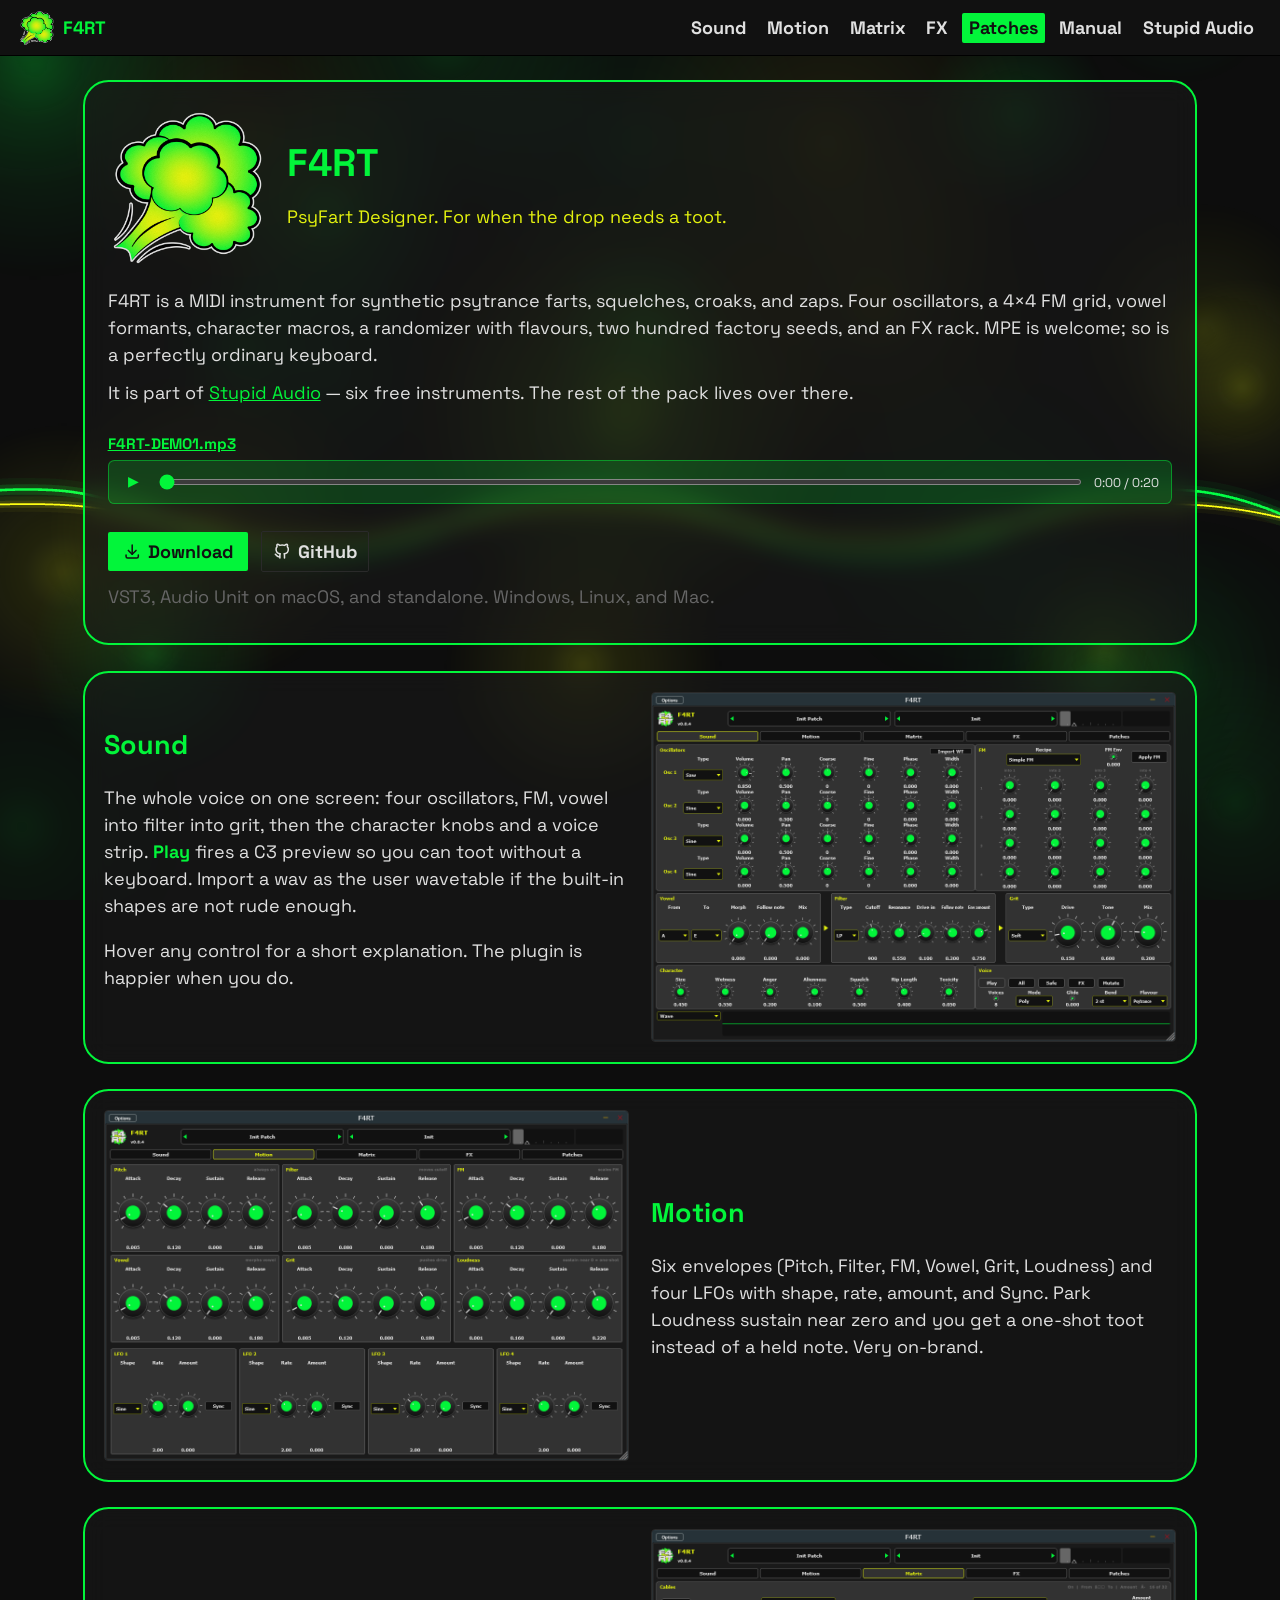
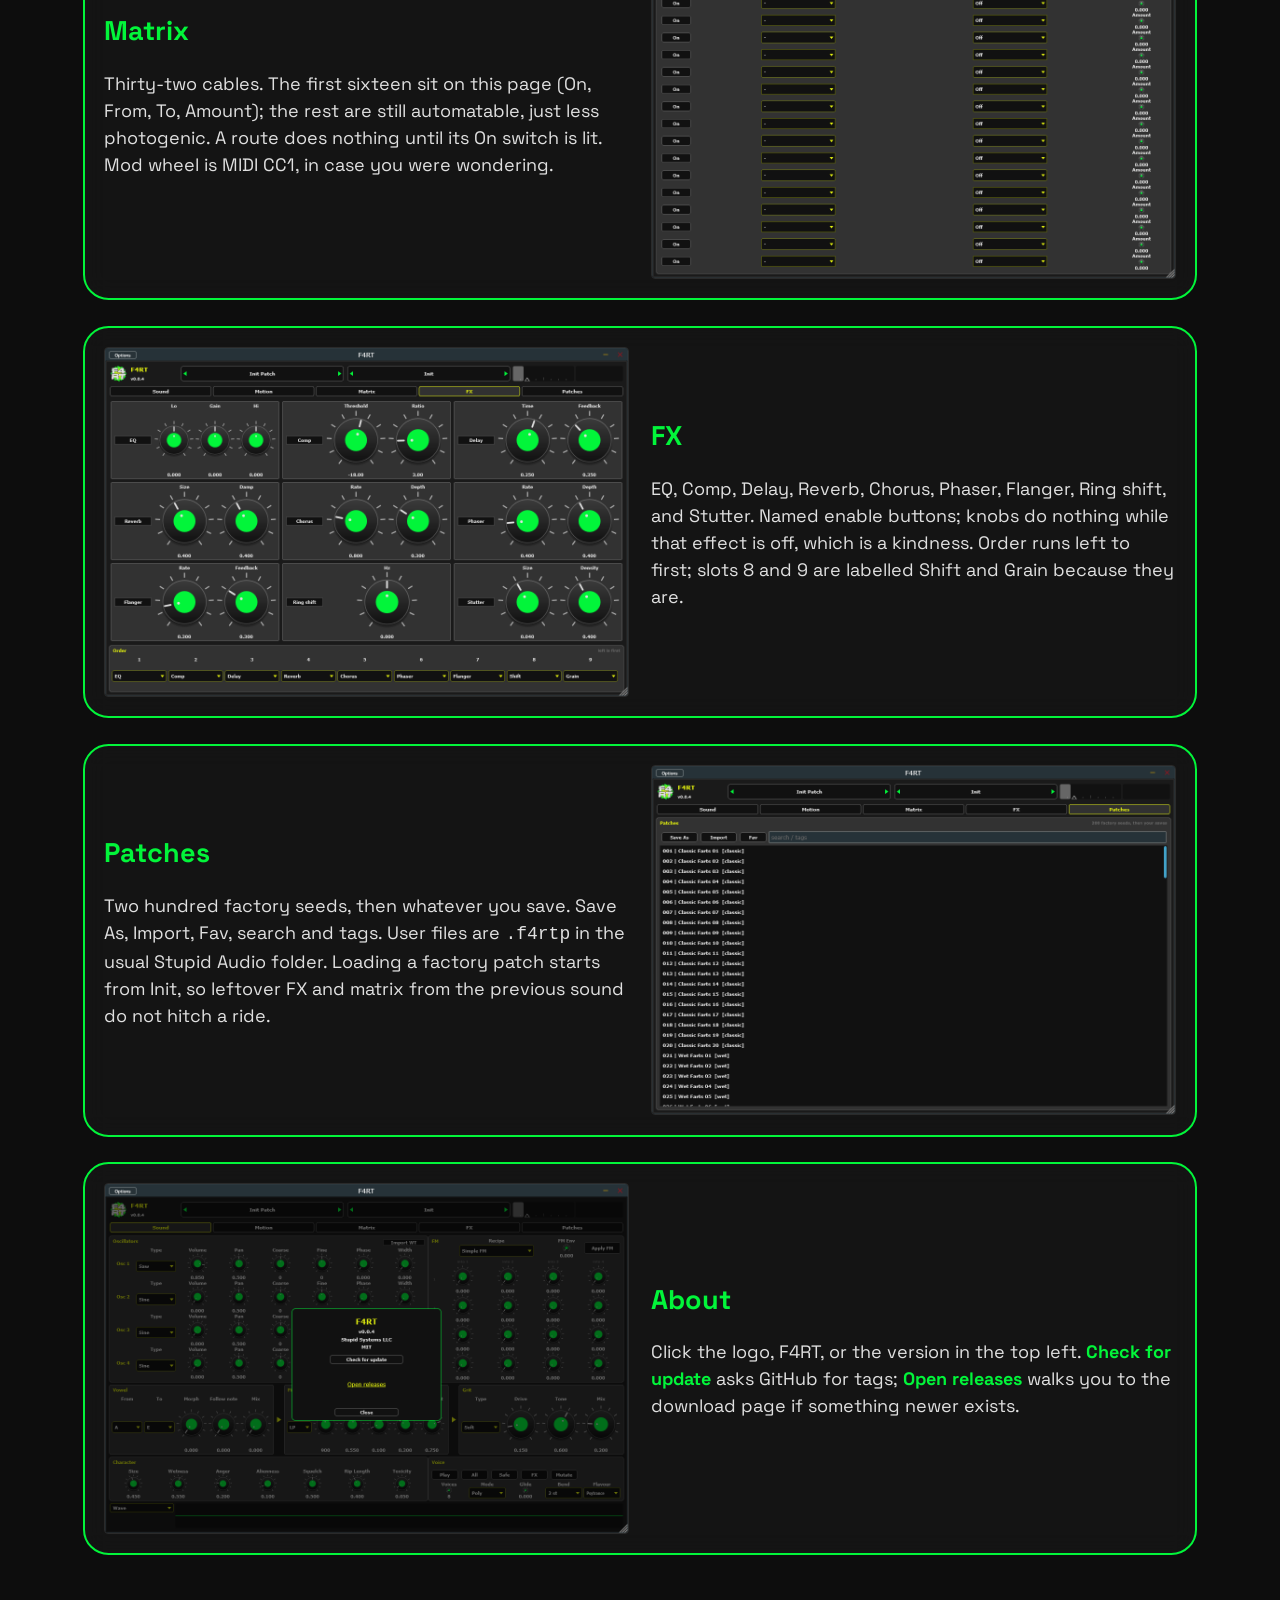
<file: docs/index.html>
<!DOCTYPE html>
<html lang="en">
<head>
  <meta charset="utf-8">
  <meta name="viewport" content="width=device-width, initial-scale=1">
  <title>F4RT — free psytrance fart, squelch, and zap machine</title>
  <meta name="description" content="Free psytrance farts, squelches, croaks, and zaps. Four oscillators, FM, formants, randomizer.">
  <meta property="og:type" content="website">
  <meta property="og:site_name" content="Stupid Audio">
  <meta property="og:title" content="F4RT — free psytrance fart, squelch, and zap machine">
  <meta property="og:description" content="Free psytrance farts, squelches, croaks, and zaps. Four oscillators, FM, formants, randomizer.">
  <meta property="og:url" content="https://iamtew.github.io/F4RT/">
  <meta property="og:image" content="https://iamtew.github.io/F4RT/ogimage-F4RT.png">
  <meta property="og:image:width" content="1200">
  <meta property="og:image:height" content="630">
  <meta name="twitter:card" content="summary_large_image">
  <meta name="twitter:image" content="https://iamtew.github.io/F4RT/ogimage-F4RT.png">
  <link rel="icon" href="logo.png">
  <link rel="stylesheet" href="style.css">
</head>
<body>
  <canvas id="fx" aria-hidden="true"></canvas>
  <header>
    <a class="brand" href="#top"><img src="logo.png" alt="" width="36" height="36">F4RT</a>
    <button type="button" class="nav-toggle" aria-expanded="false" aria-controls="site-nav" aria-label="Menu">
      <svg class="icon" aria-hidden="true"><use href="icons.svg#menu"></use></svg>
    </button>
    <nav id="site-nav">
      <a href="#sound">Sound</a>
      <a href="#motion">Motion</a>
      <a href="#matrix">Matrix</a>
      <a href="#effects">FX</a>
      <a href="#patches">Patches</a>
      <a href="docs.html">Manual</a>
      <a href="https://audio.stupid.systems/">Stupid Audio</a>
    </nav>
  </header>

  <main id="top" class="landing">
    <div class="hero-panel">
      <div class="lead">
        <img class="hero" src="logo.png" alt="F4RT" width="160" height="160">
        <div>
          <h1>F4RT</h1>
          <p class="tag">PsyFart Designer. For when the drop needs a toot.</p>
        </div>
      </div>
      <p>F4RT is a MIDI instrument for synthetic psytrance farts, squelches, croaks, and zaps. Four oscillators, a 4×4 FM grid, vowel formants, character macros, a randomizer with flavours, two hundred factory seeds, and an FX rack. MPE is welcome; so is a perfectly ordinary keyboard.</p>
      <p>It is part of <a href="https://audio.stupid.systems/">Stupid Audio</a> — six free instruments. The rest of the pack lives over there.</p>
      <div class="demos">
        <p class="demo">
          <a href="F4RT-DEMO1.mp3">F4RT-DEMO1.mp3</a>
          <audio controls preload="metadata" src="F4RT-DEMO1.mp3">
            Your browser cannot play this demo.
          </audio>
        </p>
      </div>
      <p class="actions">
        <button type="button" class="download" data-dl-open>
          <svg class="icon" aria-hidden="true"><use href="icons.svg#download"></use></svg>
          Download
        </button>
        <a class="repo" href="https://github.com/iamtew/F4RT">
          <svg class="icon" aria-hidden="true"><use href="icons.svg#github"></use></svg>
          GitHub
        </a>
      </p>
      <p class="meta">VST3, Audio Unit on macOS, and standalone. Windows, Linux, and Mac.</p>
    </div>

    <section id="sound" class="feature">
      <div>
        <h2>Sound</h2>
        <p>The whole voice on one screen: four oscillators, FM, vowel into filter into grit, then the character knobs and a voice strip. <strong>Play</strong> fires a C3 preview so you can toot without a keyboard. Import a wav as the user wavetable if the built-in shapes are not rude enough.</p>
        <p>Hover any control for a short explanation. The plugin is happier when you do.</p>
      </div>
      <button type="button" class="shot-open" data-shot="play.png" data-shot-alt="F4RT Sound page: oscillators, FM, vowel, filter, grit, character, voice, scope">
        <img class="shot" src="play.png" alt="F4RT Sound page: oscillators, FM, vowel, filter, grit, character, voice, scope">
      </button>
    </section>

    <section id="motion" class="feature">
      <div>
        <h2>Motion</h2>
        <p>Six envelopes (Pitch, Filter, FM, Vowel, Grit, Loudness) and four LFOs with shape, rate, amount, and Sync. Park Loudness sustain near zero and you get a one-shot toot instead of a held note. Very on-brand.</p>
      </div>
      <button type="button" class="shot-open" data-shot="motion.png" data-shot-alt="F4RT Motion page: six envelopes and four LFOs">
        <img class="shot" src="motion.png" alt="F4RT Motion page: six envelopes and four LFOs">
      </button>
    </section>

    <section id="matrix" class="feature">
      <div>
        <h2>Matrix</h2>
        <p>Thirty-two cables. The first sixteen sit on this page (On, From, To, Amount); the rest are still automatable, just less photogenic. A route does nothing until its On switch is lit. Mod wheel is MIDI CC1, in case you were wondering.</p>
      </div>
      <button type="button" class="shot-open" data-shot="matrix.png" data-shot-alt="F4RT Matrix page: modulation cables">
        <img class="shot" src="matrix.png" alt="F4RT Matrix page: modulation cables">
      </button>
    </section>

    <section id="effects" class="feature">
      <div>
        <h2>FX</h2>
        <p>EQ, Comp, Delay, Reverb, Chorus, Phaser, Flanger, Ring shift, and Stutter. Named enable buttons; knobs do nothing while that effect is off, which is a kindness. Order runs left to first; slots 8 and 9 are labelled Shift and Grain because they are.</p>
      </div>
      <button type="button" class="shot-open" data-shot="fx.png" data-shot-alt="F4RT FX page: rack and order">
        <img class="shot" src="fx.png" alt="F4RT FX page: rack and order">
      </button>
    </section>

    <section id="patches" class="feature">
      <div>
        <h2>Patches</h2>
        <p>Two hundred factory seeds, then whatever you save. Save As, Import, Fav, search and tags. User files are <code>.f4rtp</code> in the usual Stupid Audio folder. Loading a factory patch starts from Init, so leftover FX and matrix from the previous sound do not hitch a ride.</p>
      </div>
      <button type="button" class="shot-open" data-shot="browser.png" data-shot-alt="F4RT Patches page: factory seeds">
        <img class="shot" src="browser.png" alt="F4RT Patches page: factory seeds">
      </button>
    </section>

    <section id="about" class="feature">
      <div>
        <h2>About</h2>
        <p>Click the logo, F4RT, or the version in the top left. <strong>Check for update</strong> asks GitHub for tags; <strong>Open releases</strong> walks you to the download page if something newer exists.</p>
      </div>
      <button type="button" class="shot-open" data-shot="about.png" data-shot-alt="F4RT About dialog">
        <img class="shot" src="about.png" alt="F4RT About dialog">
      </button>
    </section>
  </main>

  <dialog id="dl" class="dl-dialog" aria-labelledby="dl-title">
    <button type="button" class="dl-close" data-dl-close aria-label="Close">
      <svg class="icon" aria-hidden="true"><use href="icons.svg#close"></use></svg>
    </button>
    <h2 id="dl-title">Download F4RT</h2>
    <div class="dl-kind">
      <p>The Windows installer is the easy path. It can put the VST3, the standalone app, or both on the machine, and it adds a Start menu shortcut for the app.</p>
      <div class="dl-row" data-kind="installer" hidden>
        <a class="download os" data-os="win" hidden>
          <svg class="icon" aria-hidden="true"><use href="icons.svg#windows"></use></svg>
          Windows installer
        </a>
      </div>
    </div>
    <div class="dl-kind">
      <p>The VST3 zip is just the plugin. Drop it where your DAW looks for VST3s. Mac builds are ad-hoc signed, so Gatekeeper will sulk until you right-click Open the first time.</p>
      <div class="dl-row" data-kind="vst3" hidden>
        <a class="download os" data-os="win" hidden>
          <svg class="icon" aria-hidden="true"><use href="icons.svg#windows"></use></svg>
          Windows
        </a>
        <a class="download os" data-os="linux" hidden>
          <svg class="icon tux" aria-hidden="true"><use href="icons.svg#linux"></use></svg>
          Linux
        </a>
        <a class="download os" data-os="mac" hidden>
          <svg class="icon" aria-hidden="true"><use href="icons.svg#apple"></use></svg>
          macOS
        </a>
      </div>
    </div>
    <div class="dl-kind">
      <p>The standalone zip is the app, no DAW required. Same Gatekeeper story on Mac. Linux wants the usual system ALSA, FreeType, fontconfig, and X11 libraries.</p>
      <div class="dl-row" data-kind="standalone" hidden>
        <a class="download os" data-os="win" hidden>
          <svg class="icon" aria-hidden="true"><use href="icons.svg#windows"></use></svg>
          Windows
        </a>
        <a class="download os" data-os="linux" hidden>
          <svg class="icon tux" aria-hidden="true"><use href="icons.svg#linux"></use></svg>
          Linux
        </a>
        <a class="download os" data-os="mac" hidden>
          <svg class="icon" aria-hidden="true"><use href="icons.svg#apple"></use></svg>
          macOS
        </a>
      </div>
    </div>
    <img class="dl-logo" src="logo.png" alt="" width="192" height="192">
  </dialog>

  <dialog id="shot" class="shot-dialog">
    <button type="button" class="dl-close" data-shot-close aria-label="Close">
      <svg class="icon" aria-hidden="true"><use href="icons.svg#close"></use></svg>
    </button>
    <img id="shot-full" alt="">
  </dialog>

  <script src="icons.js"></script>
  <script type="module" src="fx.js"></script>
  <script src="site.js"></script>
</body>
</html>
</file>
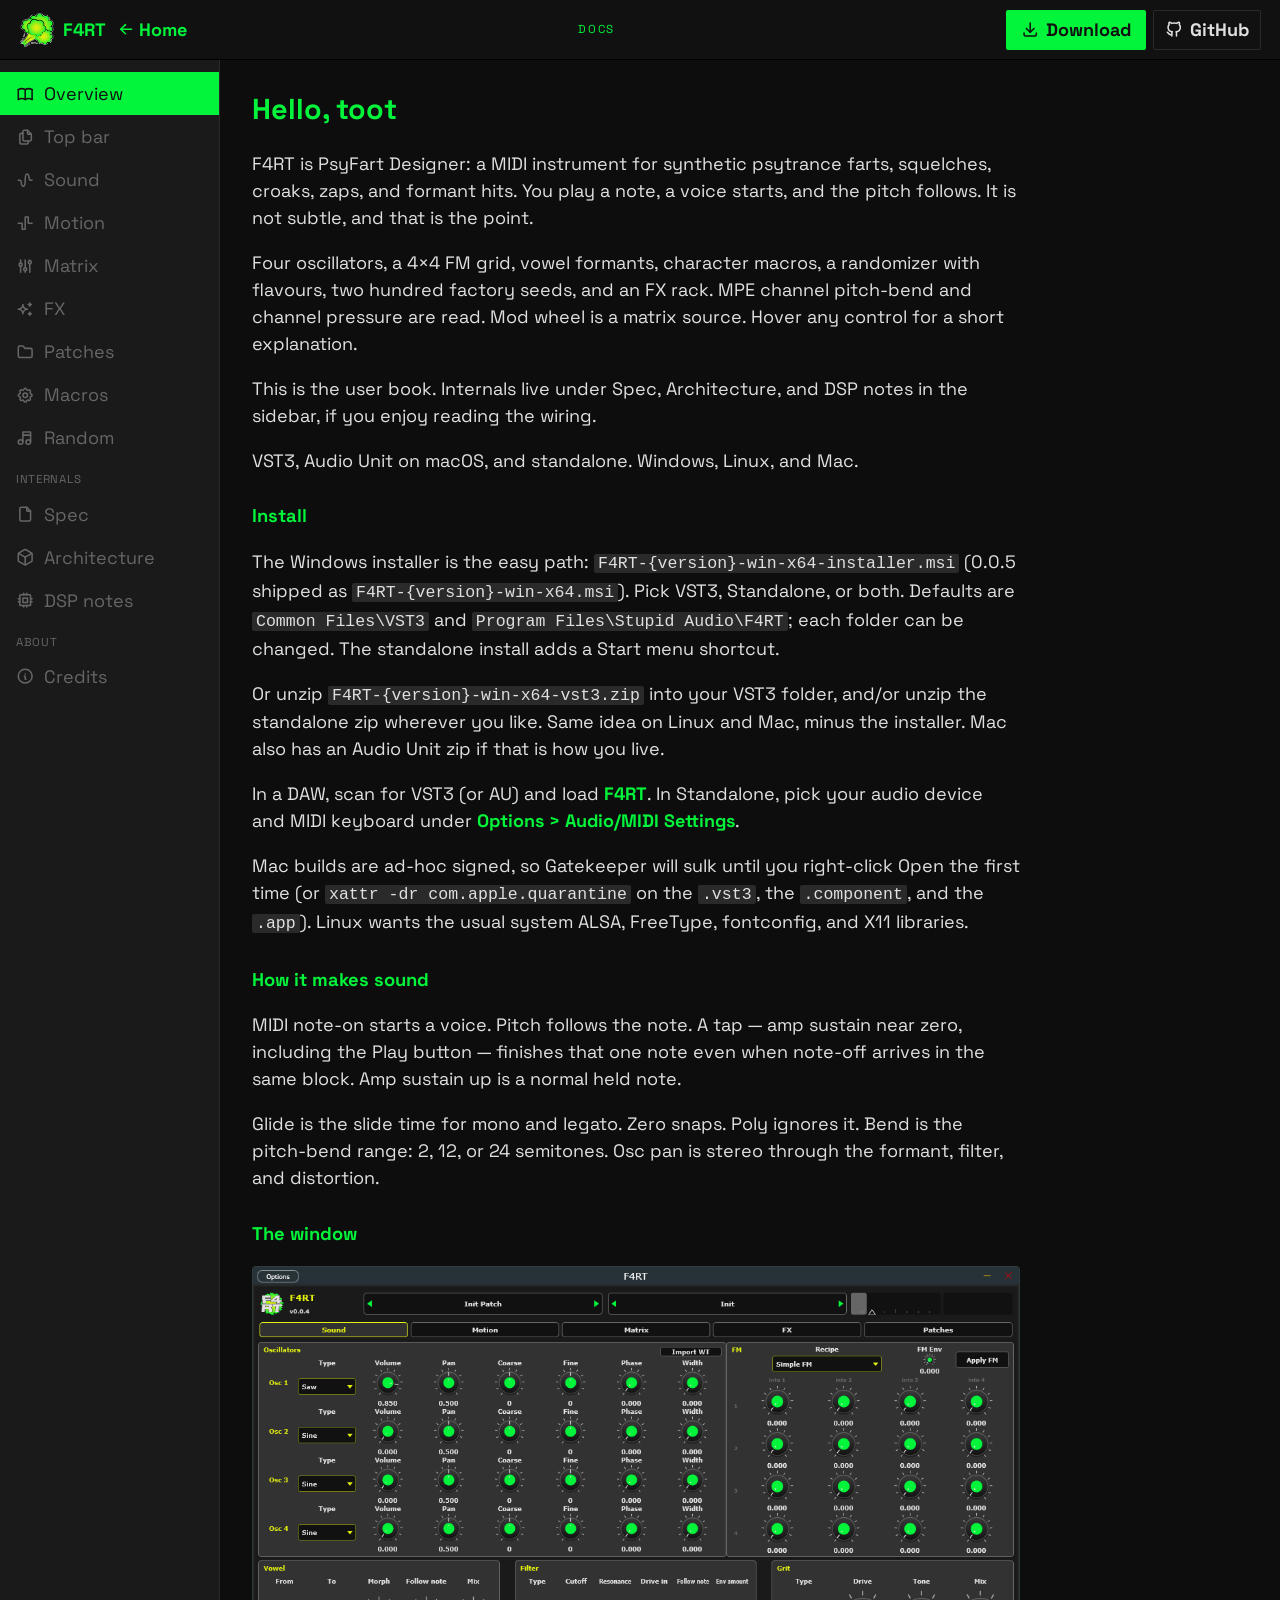
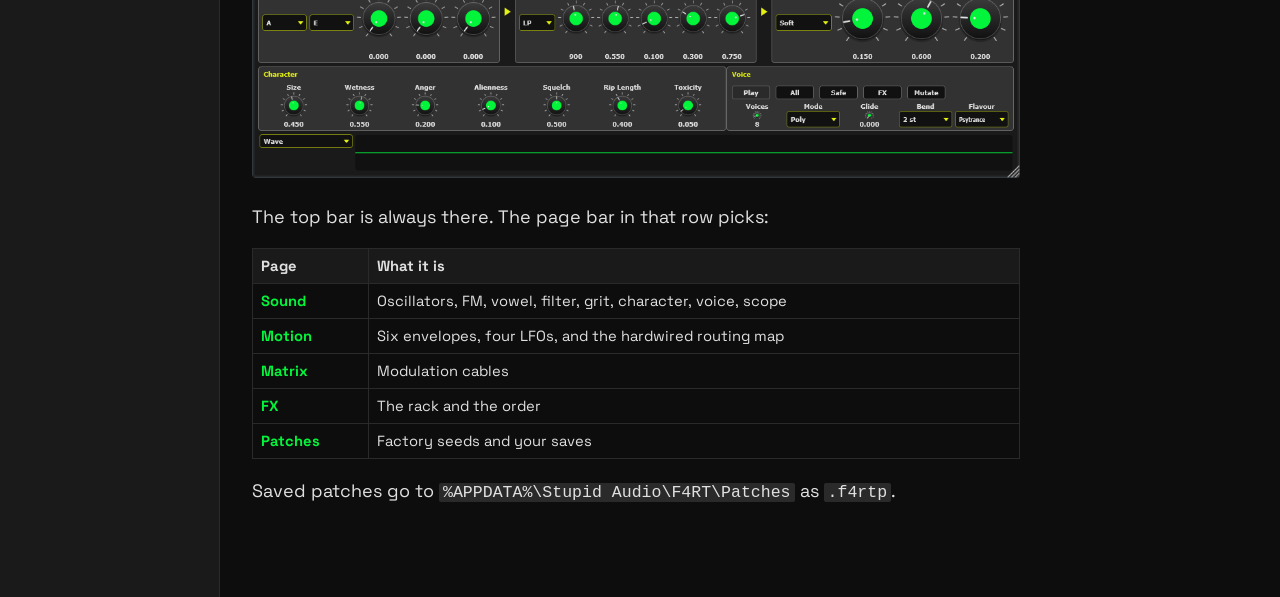
<file: docs/docs.html>
<!DOCTYPE html>
<html lang="en">
<head>
  <meta charset="utf-8">
  <meta name="viewport" content="width=device-width, initial-scale=1">
  <title>F4RT manual — play the free psytrance fart machine</title>
  <meta name="description" content="How to play F4RT, the free MIDI instrument for psytrance farts, squelches, and zaps.">
  <meta property="og:type" content="website">
  <meta property="og:site_name" content="Stupid Audio">
  <meta property="og:title" content="F4RT manual — play the free psytrance fart machine">
  <meta property="og:description" content="How to play F4RT, the free MIDI instrument for psytrance farts, squelches, and zaps.">
  <meta property="og:url" content="https://iamtew.github.io/F4RT/docs.html">
  <meta property="og:image" content="https://iamtew.github.io/F4RT/ogimage-F4RT.png">
  <meta property="og:image:width" content="1200">
  <meta property="og:image:height" content="630">
  <meta name="twitter:card" content="summary_large_image">
  <meta name="twitter:image" content="https://iamtew.github.io/F4RT/ogimage-F4RT.png">
  <link rel="icon" href="logo.png">
  <link rel="stylesheet" href="style.css">
</head>
<body>
  <header class="topbar">
    <a class="brand" href="index.html">
      <img src="logo.png" alt="" width="36" height="36">
      <span>F4RT</span>
      <span class="brand-home">
        <svg class="icon" aria-hidden="true"><use href="icons.svg#arrow-left"></use></svg>
        Home
      </span>
    </a>
    <span class="topbar-label">Docs</span>
    <button type="button" class="nav-toggle" aria-expanded="false" aria-controls="site-nav" aria-label="Menu">
      <svg class="icon" aria-hidden="true"><use href="icons.svg#menu"></use></svg>
    </button>
    <nav id="site-nav">
      <button type="button" class="download" data-dl-open>
        <svg class="icon" aria-hidden="true"><use href="icons.svg#download"></use></svg>
        Download
      </button>
      <a class="repo" href="https://github.com/iamtew/F4RT">
        <svg class="icon" aria-hidden="true"><use href="icons.svg#github"></use></svg>
        GitHub
      </a>
    </nav>
  </header>
  <div class="shell">
    <nav id="nav" class="nav" aria-label="Documentation"></nav>
    <main id="doc" class="doc">
      <p class="muted">Loading…</p>
    </main>
  </div>

  <dialog id="dl" class="dl-dialog" aria-labelledby="dl-title">
    <button type="button" class="dl-close" data-dl-close aria-label="Close">
      <svg class="icon" aria-hidden="true"><use href="icons.svg#close"></use></svg>
    </button>
    <h2 id="dl-title">Download F4RT</h2>
    <div class="dl-kind">
      <p>The Windows installer is the easy path. It can put the VST3, the standalone app, or both on the machine, and it adds a Start menu shortcut for the app.</p>
      <div class="dl-row" data-kind="installer" hidden>
        <a class="download os" data-os="win" hidden>
          <svg class="icon" aria-hidden="true"><use href="icons.svg#windows"></use></svg>
          Windows installer
        </a>
      </div>
    </div>
    <div class="dl-kind">
      <p>The VST3 zip is just the plugin. Drop it where your DAW looks for VST3s. Mac builds are ad-hoc signed, so Gatekeeper will sulk until you right-click Open the first time.</p>
      <div class="dl-row" data-kind="vst3" hidden>
        <a class="download os" data-os="win" hidden>
          <svg class="icon" aria-hidden="true"><use href="icons.svg#windows"></use></svg>
          Windows
        </a>
        <a class="download os" data-os="linux" hidden>
          <svg class="icon tux" aria-hidden="true"><use href="icons.svg#linux"></use></svg>
          Linux
        </a>
        <a class="download os" data-os="mac" hidden>
          <svg class="icon" aria-hidden="true"><use href="icons.svg#apple"></use></svg>
          macOS
        </a>
      </div>
    </div>
    <div class="dl-kind">
      <p>The standalone zip is the app, no DAW required. Same Gatekeeper story on Mac. Linux wants the usual system ALSA, FreeType, fontconfig, and X11 libraries.</p>
      <div class="dl-row" data-kind="standalone" hidden>
        <a class="download os" data-os="win" hidden>
          <svg class="icon" aria-hidden="true"><use href="icons.svg#windows"></use></svg>
          Windows
        </a>
        <a class="download os" data-os="linux" hidden>
          <svg class="icon tux" aria-hidden="true"><use href="icons.svg#linux"></use></svg>
          Linux
        </a>
        <a class="download os" data-os="mac" hidden>
          <svg class="icon" aria-hidden="true"><use href="icons.svg#apple"></use></svg>
          macOS
        </a>
      </div>
    </div>
    <img class="dl-logo" src="logo.png" alt="" width="192" height="192">
  </dialog>

  <script src="icons.js"></script>
  <script src="vendor/marked.min.js"></script>
  <script src="docs.js"></script>
  <script src="site.js"></script>
</body>
</html>
</file>
<file: docs/style.css>
@font-face {
  font-family: "Space Grotesk";
  src: url("vendor/fonts/SpaceGrotesk-latin-wght.woff2") format("woff2");
  font-weight: 300 700;
  font-style: normal;
  font-display: swap;
}

:root {
  --ink: #111111;
  --chassis: #1a1a1a;
  --background: #0d0d0d;
  --lane: #2a2a2a;
  --green: #02f53a;
  --accent: var(--green);
  --yellow: #e4f20f;
  --light: #e0e0e0;
  --grey: #666666;
}

* { box-sizing: border-box; }

body {
  margin: 0;
  background: var(--background);
  color: var(--light);
  font: 18px/1.5 "Space Grotesk", sans-serif;
}

#fx {
  position: fixed;
  inset: 0;
  overflow: hidden;
  pointer-events: none;
  z-index: 0;
}

/* ?fx preview: the canvas is the whole page. */
body.fx-only { overflow: hidden; cursor: none; }
body.fx-only > :not(#fx) { display: none; }

a { color: var(--green); }
a:hover { color: var(--yellow); }

.icon {
  width: 1.15rem;
  height: 1.15rem;
  flex: 0 0 auto;
  display: block;
  fill: none;
  stroke: currentColor;
  stroke-width: 2;
  pointer-events: none;
}

/* Filled Tux. The stroke rule above would erase it. */
.icon.tux {
  width: 1.45rem;
  height: 1.45rem;
  fill: currentColor;
  stroke: none;
}

header {
  position: sticky;
  top: 0;
  z-index: 2;
  display: flex;
  align-items: center;
  justify-content: space-between;
  gap: 1rem;
  padding: 0.6rem 1.2rem;
  background: var(--ink);
  border-bottom: 1px solid #000;
}

.brand {
  display: flex;
  align-items: center;
  gap: 0.5rem;
  color: var(--green);
  font-weight: 700;
  text-decoration: none;
}

.brand img { width: 36px; height: 36px; display: block; }

.nav-toggle {
  display: none;
  margin-left: auto;
  background: none;
  border: 1px solid var(--lane);
  color: var(--green);
  padding: 0.35rem;
  border-radius: 2px;
  cursor: pointer;
}

header nav {
  display: flex;
  flex-wrap: wrap;
  align-items: center;
  gap: 0.4rem;
  justify-content: flex-end;
}

header nav a {
  color: var(--light);
  font-weight: 700;
  text-decoration: none;
  padding: 0.1rem 0.45rem;
  border-radius: 2px;
}

header nav a.on,
header nav a[aria-current="page"] {
  color: var(--ink);
  background: var(--green);
}

.topbar-label {
  color: var(--green);
  letter-spacing: 0.16em;
  text-transform: uppercase;
  font-size: 0.72rem;
}

.topbar .download { margin-left: auto; }

.repo {
  display: inline-flex;
  align-items: center;
  gap: 0.4rem;
  color: var(--light);
  text-decoration: none;
  padding: 0.35rem 0.7rem;
  border: 1px solid var(--lane);
  border-radius: 2px;
  font-weight: 700;
}

.repo:hover { color: var(--yellow); border-color: var(--yellow); }

main.landing {
  position: relative;
  z-index: 1;
  max-width: 72rem;
  margin: 0 auto;
  padding: 1.5rem 1.2rem 4rem;
}

.hero-panel,
.feature {
  background: rgba(26, 26, 26, 0.6);
  border: 2px solid var(--green);
  border-radius: 1.6rem;
  backdrop-filter: blur(12px);
  -webkit-backdrop-filter: blur(12px);
}

.hero-panel {
  padding: 1.6rem 1.4rem 1.4rem;
}

.lead {
  display: flex;
  align-items: center;
  gap: 1.2rem;
  margin-bottom: 1.2rem;
}

.hero { display: block; flex-shrink: 0; width: 160px; height: 160px; }

h1, h2 { color: var(--green); margin: 0 0 0.4rem; }

h1 { font-size: 2.4rem; }

.tag { margin: 0.2rem 0 0; color: var(--yellow); }

.hero-panel p { margin: 0.7rem 0; }

.demos {
  display: flex;
  flex-wrap: wrap;
  gap: 1rem;
  margin: 1rem 0;
}

.demo { margin: 0; flex: 1 1 16rem; position: relative; }
.demo a { display: block; font-size: 0.95rem; margin-bottom: 0.25rem; font-weight: 700; }

.demo audio {
  width: 100%;
  display: block;
  height: 2.75rem;
  border-radius: 0.4rem;
  border: 1px solid color-mix(in srgb, var(--accent) 45%, transparent);
  background: color-mix(in srgb, var(--accent) 18%, transparent);
  color-scheme: dark;
  accent-color: var(--accent);
  overflow: hidden;
}

/* Chromium paints a pill enclosure inside <audio>; flatten it so one radius shows. */
.demo audio::-webkit-media-controls,
.demo audio::-webkit-media-controls-enclosure,
.demo audio::-webkit-media-controls-panel {
  width: 100%;
  max-width: none;
  height: 100%;
  border-radius: 0;
  background: transparent;
}

.demo audio::-webkit-media-controls-timeline {
  accent-color: var(--accent);
  background-color: color-mix(in srgb, var(--accent) 22%, #000);
  border-radius: 2px;
}

.demo audio::-moz-range-progress {
  background-color: var(--accent);
}

.demo audio.skinned {
  position: absolute;
  width: 1px;
  height: 1px;
  overflow: hidden;
  clip: rect(0 0 0 0);
}

.player {
  display: flex;
  align-items: center;
  gap: 0.65rem;
  height: 2.75rem;
  padding: 0 0.75rem;
  border-radius: 0.4rem;
  border: 1px solid color-mix(in srgb, var(--accent) 45%, transparent);
  background: color-mix(in srgb, var(--accent) 18%, transparent);
}

.player button {
  flex: 0 0 auto;
  width: 1.6rem;
  height: 1.6rem;
  padding: 0;
  border: 0;
  background: none;
  color: var(--accent);
  font-size: 0.85rem;
  line-height: 1;
  cursor: pointer;
}

.player button:focus-visible {
  outline: 2px solid currentColor;
  outline-offset: 2px;
}

.player input[type="range"] {
  flex: 1;
  min-width: 0;
  height: 0.4rem;
  accent-color: var(--accent);
  background: transparent;
}

.player-time {
  flex: 0 0 auto;
  min-width: 7.5ch;
  color: inherit;
  font-size: 0.8rem;
  font-variant-numeric: tabular-nums;
  text-align: right;
}

.actions {
  display: flex;
  flex-wrap: wrap;
  align-items: center;
  gap: 0.8rem;
  margin: 1rem 0 0.4rem;
}

.download {
  display: inline-flex;
  align-items: center;
  gap: 0.4rem;
  background: var(--green);
  color: var(--ink);
  font: inherit;
  font-weight: 700;
  text-decoration: none;
  padding: 0.4rem 0.95rem;
  border: 0;
  border-radius: 2px;
  cursor: pointer;
}

.download:hover { background: var(--yellow); color: var(--ink); }

.meta { color: var(--grey); margin: 0; }

.feature {
  display: grid;
  grid-template-columns: 1fr 1fr;
  gap: 1.4rem;
  align-items: center;
  margin-top: 1.6rem;
  padding: 1.2rem;
}

.feature:nth-of-type(even) { direction: rtl; }
.feature:nth-of-type(even) > * { direction: ltr; }

.shot-open {
  display: block;
  width: 100%;
  padding: 0;
  border: 0;
  background: none;
  cursor: zoom-in;
}

.shot-open + .shot-open { margin-top: 0.8rem; }

.shot {
  display: block;
  width: 100%;
  border-radius: 4px;
  border: 1px solid var(--lane);
}

.shot-dialog {
  position: fixed;
  padding: 0;
  border: 0;
  background: transparent;
  max-width: calc(100vw - 3rem);
  max-height: calc(100vh - 3rem);
}

.shot-dialog[open] { animation: dl-in 0.22s ease; }

.shot-dialog::backdrop {
  background: rgba(0, 0, 0, 0.55);
  backdrop-filter: blur(8px);
  -webkit-backdrop-filter: blur(8px);
}

.shot-dialog img {
  display: block;
  max-width: calc(100vw - 3rem);
  max-height: calc(100vh - 3rem);
  border-radius: 4px;
}

.brand-home {
  display: inline-flex;
  align-items: center;
  gap: 0.25rem;
  margin-left: 0.15rem;
  font-weight: 700;
}

strong { color: var(--green); }

.dl-dialog {
  width: min(32rem, calc(100vw - 2rem));
  max-height: calc(100vh - 2rem);
  overflow: auto;
  padding: 1.4rem 1.3rem 1.2rem;
  border: 2px solid var(--green);
  border-radius: 4px;
  background: var(--chassis);
  color: var(--light);
  color-scheme: dark;
}

.dl-dialog[open] {
  animation: dl-in 0.22s ease;
}

@keyframes dl-in {
  from { transform: translateY(10px) scale(0.98); }
  to { transform: none; }
}

.dl-dialog::backdrop {
  background: rgba(0, 0, 0, 0.55);
  backdrop-filter: blur(8px);
  -webkit-backdrop-filter: blur(8px);
}

.dl-close {
  position: absolute;
  top: 0.6rem;
  right: 0.6rem;
  z-index: 1;
  display: grid;
  place-items: center;
  width: 2.25rem;
  height: 2.25rem;
  padding: 0;
  background: var(--ink);
  border: 2px solid var(--green);
  border-radius: 4px;
  color: var(--green);
  cursor: pointer;
}

.dl-close .icon {
  width: 1.35rem;
  height: 1.35rem;
}

.dl-close:hover { background: var(--lane); }

.shot-dialog .dl-close {
  position: fixed;
  top: 1rem;
  right: 1rem;
}

.dl-dialog { position: fixed; }
.dl-dialog h2 { padding-right: 2rem; }

.dl-kind { margin: 1rem 0; }
.dl-kind p { margin: 0 0 0.5rem; font-size: 0.95rem; }

.dl-row {
  display: flex;
  flex-wrap: wrap;
  gap: 0.4rem;
}

.dl-logo {
  display: block;
  width: 192px;
  height: auto;
  margin: 1.2rem auto 0;
}

.shell {
  position: relative;
  z-index: 1;
  display: grid;
  grid-template-columns: 220px 1fr;
  min-height: calc(100vh - 57px);
}

.nav {
  padding: 12px 0;
  background: var(--chassis);
  border-right: 1px solid var(--lane);
}

.nav-group {
  margin: 12px 16px 4px;
  font-size: 0.72rem;
  letter-spacing: 0.06em;
  text-transform: uppercase;
  color: var(--grey);
}

.nav a {
  display: flex;
  align-items: center;
  gap: 10px;
  padding: 8px 16px;
  color: var(--grey);
  text-decoration: none;
}

.nav a[aria-current="page"] {
  color: var(--ink);
  background: var(--green);
}

.doc {
  padding: 28px 32px 80px;
  max-width: 52rem;
}

.doc h1 { margin-top: 0; font-size: 1.8rem; color: var(--green); }
.doc h2 { margin-top: 1.8rem; font-size: 1.15rem; color: var(--green); }
.doc h3 { color: var(--green); }
.doc p, .doc li { line-height: 1.5; }
.doc ul, .doc ol { padding-left: 1.25rem; }
.doc code {
  font-family: ui-monospace, Consolas, monospace;
  font-size: 0.92em;
  background: var(--lane);
  padding: 0 4px;
  border-radius: 2px;
}
.doc pre {
  background: var(--lane);
  border: 1px solid var(--lane);
  padding: 12px 14px;
  overflow: auto;
}
.doc table {
  width: 100%;
  border-collapse: collapse;
  margin: 1rem 0;
  font-size: 0.92rem;
}
.doc th, .doc td {
  border: 1px solid var(--lane);
  padding: 6px 8px;
  text-align: left;
  vertical-align: top;
}
.doc th { background: var(--chassis); }
.doc img { max-width: 100%; height: auto; border-radius: 4px; }

.muted { color: var(--grey); }

@media (max-width: 900px) {
  .feature,
  .feature:nth-of-type(even) {
    grid-template-columns: 1fr;
    direction: ltr;
  }
}

@media (max-width: 800px) {
  .nav-toggle { display: flex; }
  header { flex-wrap: wrap; }
  header nav {
    display: none;
    flex-basis: 100%;
    flex-direction: column;
    align-items: stretch;
  }
  header.nav-open nav { display: flex; }
  .shell { grid-template-columns: 1fr; }
  .nav {
    display: flex;
    flex-wrap: wrap;
    gap: 0;
    border-right: 0;
    border-bottom: 1px solid var(--lane);
  }
  .nav a { padding: 8px 12px; }
  .nav-group { flex-basis: 100%; margin: 8px 12px 0; }
  .doc { padding: 20px 16px 64px; }
  .hero { width: 112px; height: 112px; }
  h1 { font-size: 1.8rem; }
}
</file>
